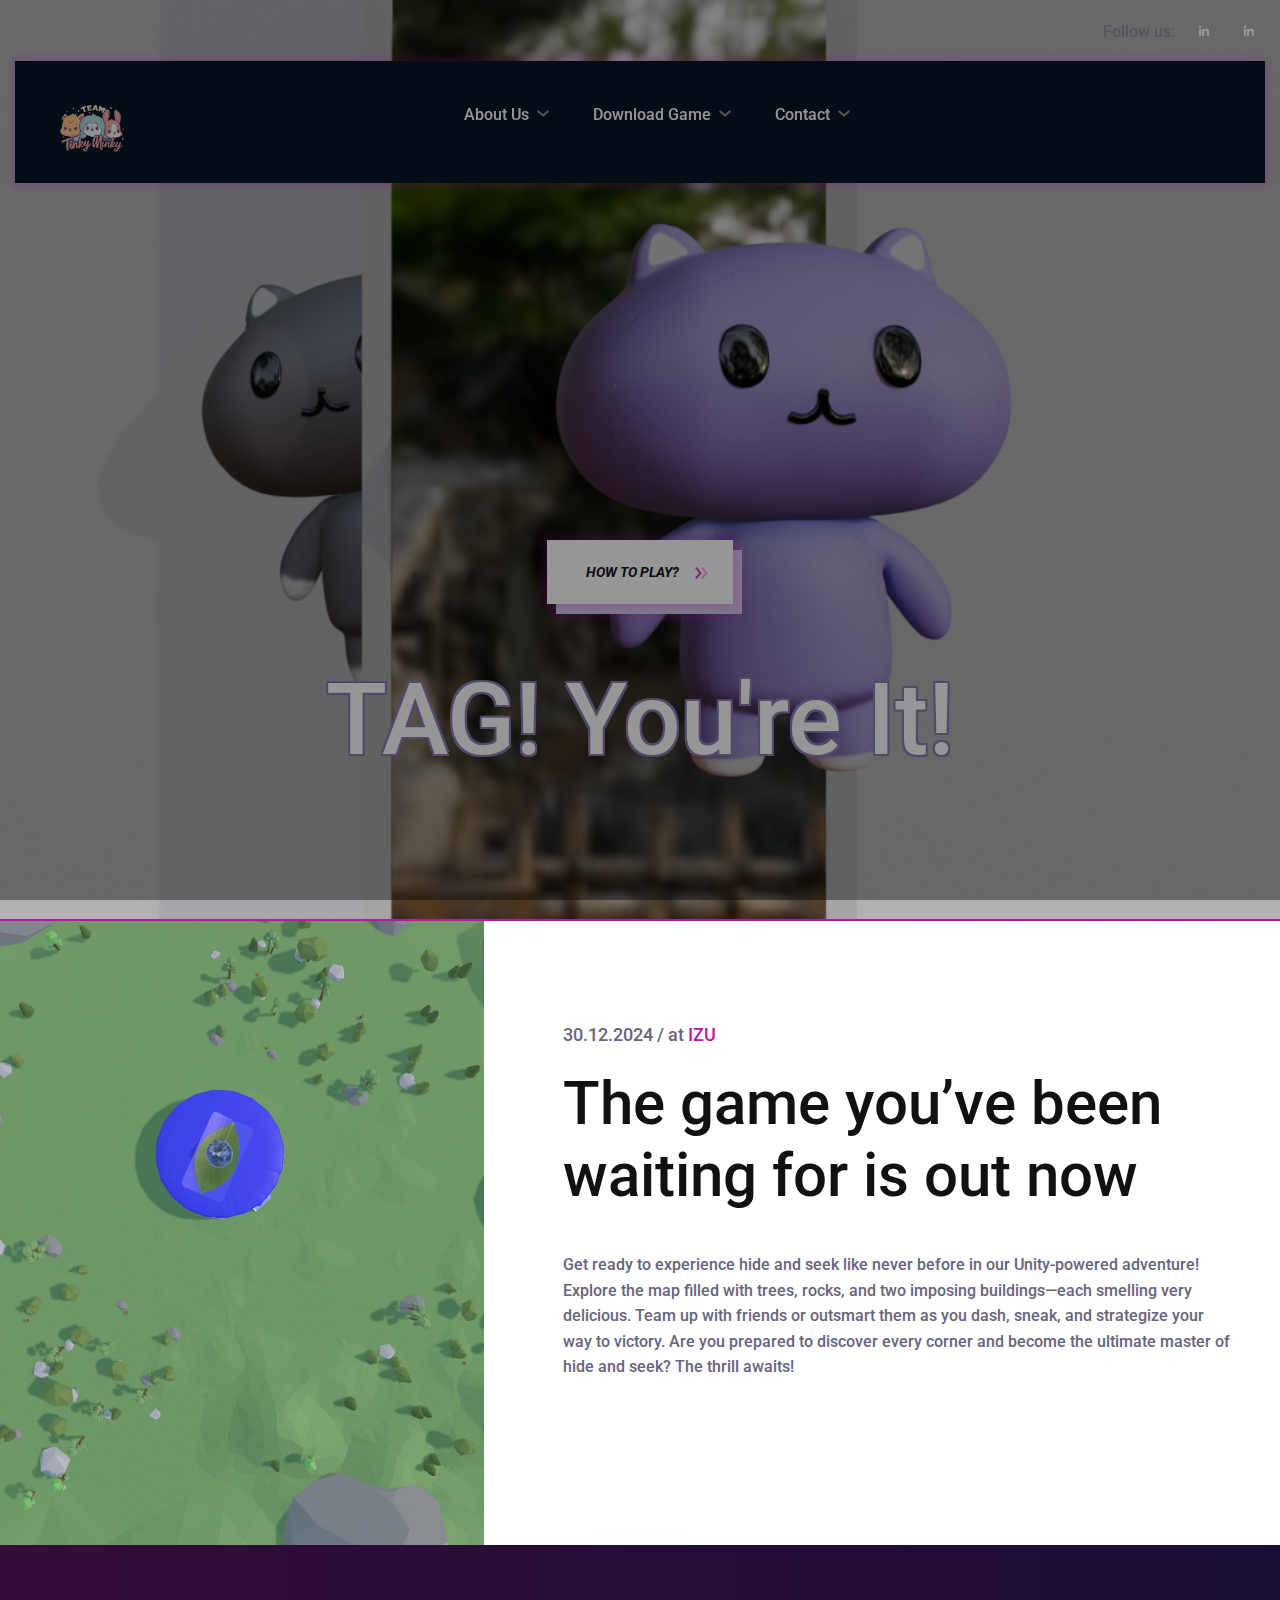
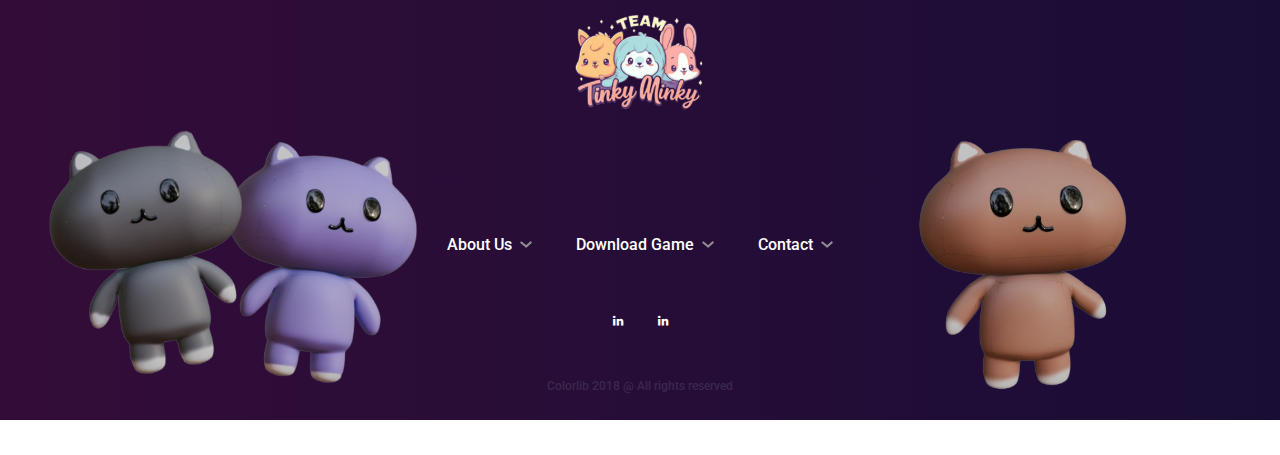
<file: index.html>
<!DOCTYPE html>
<html lang="zxx">
<head>
	<title>Tag You're It! - Home</title>
	<meta charset="UTF-8">
	<meta name="description" content="EndGam Gaming Magazine Template">
	<meta name="keywords" content="endGam,gGaming, magazine, html">
	<meta name="viewport" content="width=device-width, initial-scale=1.0">
	<!-- Favicon -->
	<link href="img/favicon.ico" rel="shortcut icon"/>

	<!-- Google Font -->
	<link href="https://fonts.googleapis.com/css?family=Roboto:400,400i,500,500i,700,700i,900,900i" rel="stylesheet">


	<!-- Stylesheets -->
	<link rel="stylesheet" href="css/bootstrap.min.css"/>
	<link rel="stylesheet" href="css/font-awesome.min.css"/>
	<link rel="stylesheet" href="css/slicknav.min.css"/>
	<link rel="stylesheet" href="css/owl.carousel.min.css"/>
	<link rel="stylesheet" href="css/magnific-popup.css"/>
	<link rel="stylesheet" href="css/animate.css"/>

	<!-- Main Stylesheets -->
	<link rel="stylesheet" href="css/style.css"/>


	<!--[if lt IE 9]>
		  <script src="https://oss.maxcdn.com/html5shiv/3.7.2/html5shiv.min.js"></script>
	  <script src="https://oss.maxcdn.com/respond/1.4.2/respond.min.js"></script>
	<![endif]-->

</head>
<body>
	<!-- Page Preloder -->
	<div id="preloder">
		<div class="loader"></div>
	</div>

	<!-- Header section -->
	<header class="header-section">
		<div class="header-warp">
			<div class="header-social d-flex justify-content-end">
				<p>Follow us:</p>
				<a href="https://linkedin.com/in/seymahacifettahoglu"><i class="fa fa-linkedin"></i></a>
				<a href="https://linkedin.com/in/ayselifcelik"><i class="fa fa-linkedin"></i></a>
			</div>
			<div class="header-bar-warp d-flex">
				<!-- site logo -->
				<a href="index.html" class="site-logo">
					<img src="./img/addS/logo2.png" alt="">
				</a>
				<nav class="top-nav-area w-100">
					<!-- Menu -->
					<ul class="main-menu primary-menu">
						<li><a href="aboutus.html">About Us</a></li>
						<li><a href="">Download Game</a>
							<ul class="sub-menu">
								<li><a href="./downloads/Tag-Youre-It-Win64.zip" download>For Windows</a></li>
								<li><a href="./downloads/Tag-Youre-It-Mac-All.zip" download>For Mac</a></li>
							</ul>
						</li>
						<li><a href="contact.html">Contact</a></li>
					</ul>
				</nav>
			</div>
		</div>
	</header>
	<!-- Header section end -->


	<!-- Hero section -->
	<section class="hero-section overflow-hidden">
		<div class="hero-slider owl-carousel">
			<div class="hero-item set-bg d-flex align-items-center justify-content-center text-center" data-setbg="img/addS/6.png">
				<div class="container">
					<h2>TAG! You're It!</h2>
					
					<a href="playable.html" class="site-btn">How to Play?  <img src="img/icons/double-arrow.png" alt="#"/></a>
				</div>
			</div>
		</div>
	</section>
	<!-- Hero section end-->



	<!-- Featured section -->
	<section class="featured-section">
		<div class="featured-bg set-bg" data-setbg="img/addS/map.jpg"></div>
		<div class="featured-box">
			<div class="text-box">
				<div class="top-meta">30.12.2024  /  at <a href="https://izu.edu.tr/">IZU</a></div>
				<h3>The game you’ve been waiting  for is out now</h3>
				<p>Get ready to experience hide and seek like never before in our Unity-powered adventure! Explore the map filled with trees, rocks, and two imposing buildings—each smelling very delicious. Team up with friends or outsmart them as you dash, sneak, and strategize your way to victory. Are you prepared to discover every corner and become the ultimate master of hide and seek? The thrill awaits!</p>
			</div>
		</div>
	</section>
	<!-- Featured section end-->




	<!-- Footer section -->
	<footer class="footer-section">
		<div class="container">
			<div class="footer-left-pic">
				<img src="img/addS/chars.png" alt="">
			</div>
			<a href="index.html" class="footer-logo">
				<img src="./img/addS/logo2.png" alt="">
			</a>
			<div class="footer-right-pic">
				<img src="img/addS/char2.png" alt="">
			</div>
			<ul class="main-menu footer-menu">
				<li><a href="aboutus.html">About Us</a></li>
				<li><a href="">Download Game</a>
					<ul class="sub-menu">
						<li><a href="./downloads/Tag-Youre-It-Win64.zip" download>For Windows</a></li>
						<li><a href="./downloads/Tag-Youre-It-Mac-All.zip" download>For Mac</a></li>
					</ul>
				</li>
				<li><a href="contact.html">Contact</a></li>
			</ul>
			<div class="footer-social d-flex justify-content-center">
				<a href="https://linkedin.com/in/seymahacifettahoglu"><i class="fa fa-linkedin"></i></a>
				<a href="https://linkedin.com/in/ayselifcelik"><i class="fa fa-linkedin"></i></a>
			</div>
			<div class="copyright"><a href="">Colorlib</a> 2018 @ All rights reserved</div>
		</div>
	</footer>
	<!-- Footer section end -->


	<!--====== Javascripts & Jquery ======-->
	<script src="js/jquery-3.2.1.min.js"></script>
	<script src="js/bootstrap.min.js"></script>
	<script src="js/jquery.slicknav.min.js"></script>
	<script src="js/owl.carousel.min.js"></script>
	<script src="js/jquery.sticky-sidebar.min.js"></script>
	<script src="js/jquery.magnific-popup.min.js"></script>
	<script src="js/main.js"></script>

	</body>
</html>
</file>
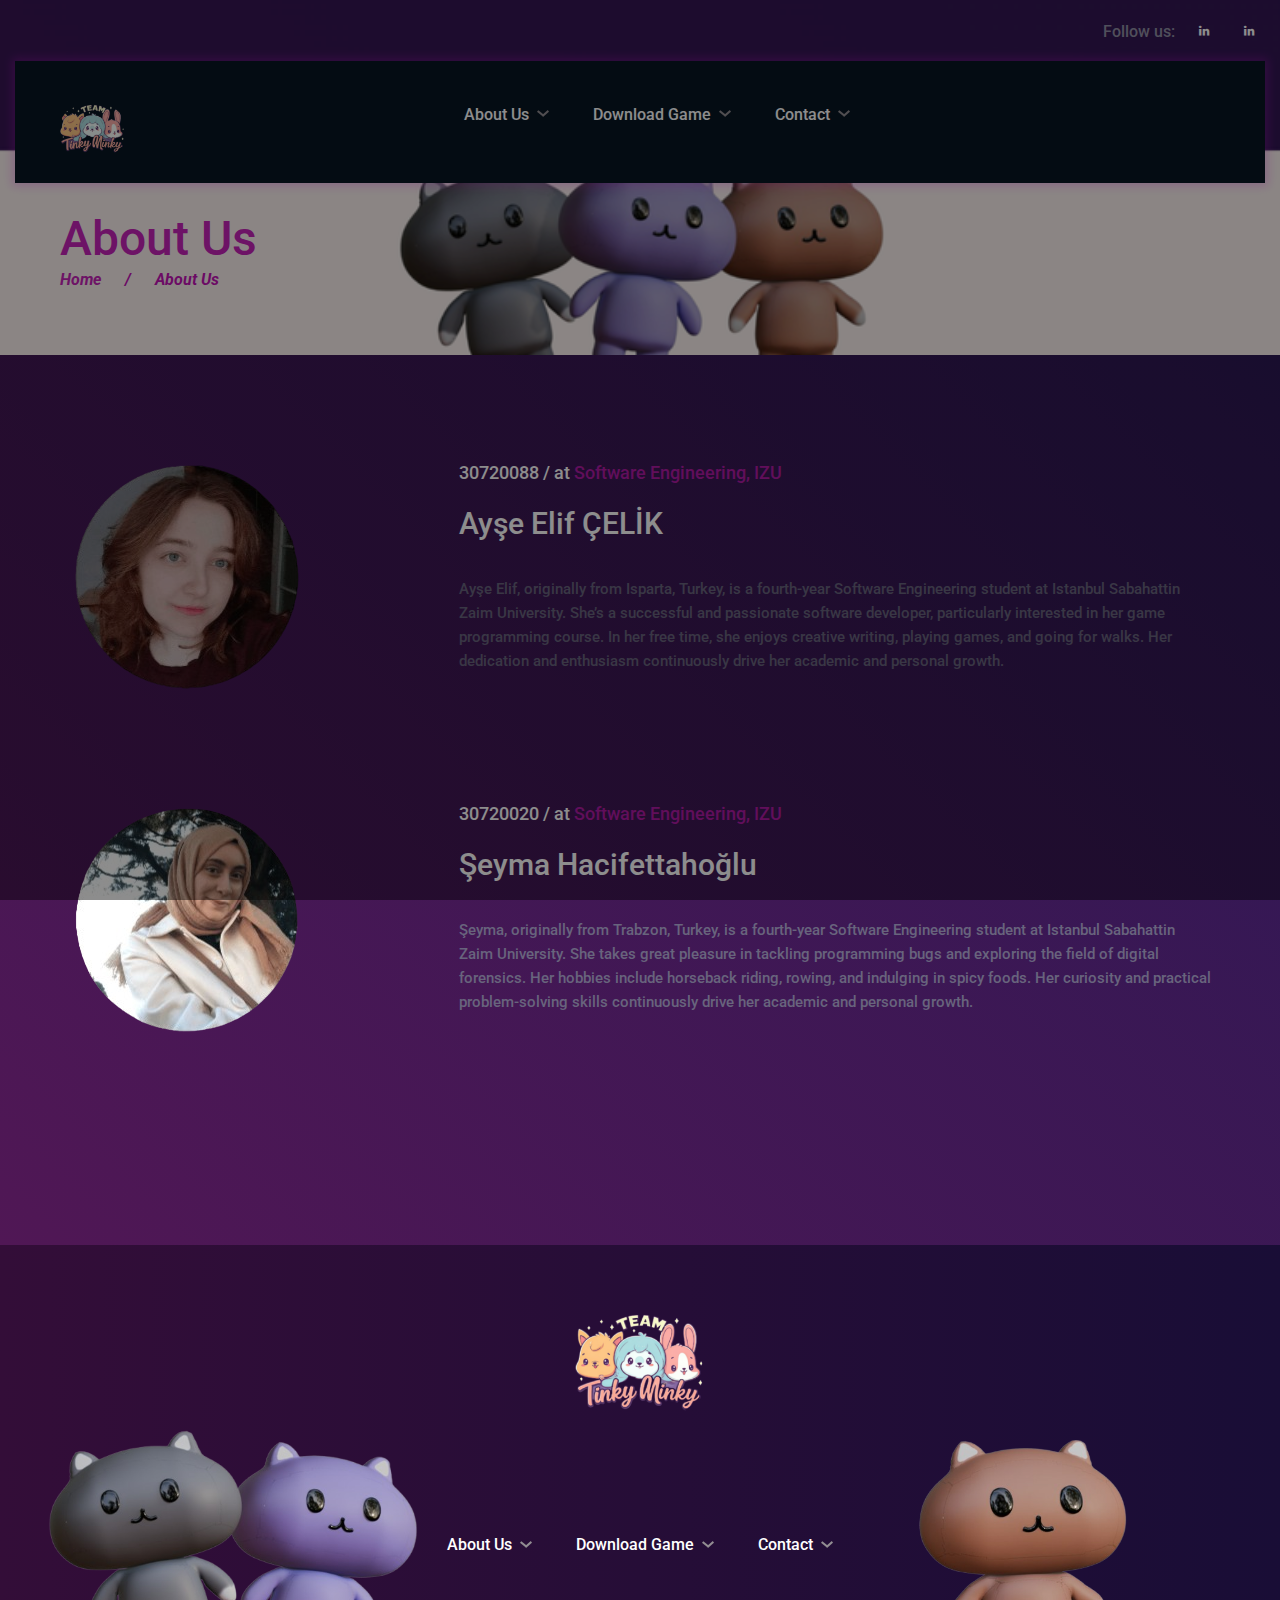
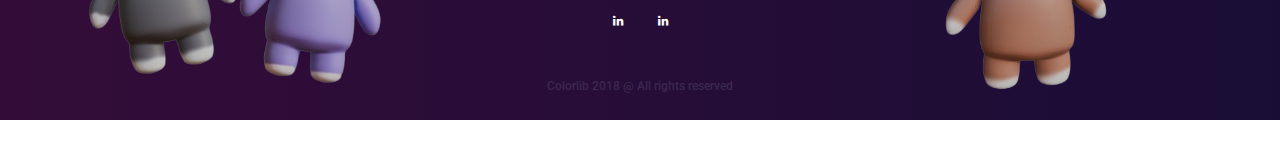
<file: aboutus.html>
<!DOCTYPE html>
<html lang="zxx">
<head>
	<title>Tag You're It! - About Us</title>
	<meta charset="UTF-8">
	<meta name="description" content="EndGam Gaming Magazine Template">
	<meta name="keywords" content="endGam,gGaming, magazine, html">
	<meta name="viewport" content="width=device-width, initial-scale=1.0">
	<!-- Favicon -->
	<link href="img/favicon.ico" rel="shortcut icon"/>

	<!-- Google Font -->
	<link href="https://fonts.googleapis.com/css?family=Roboto:400,400i,500,500i,700,700i,900,900i" rel="stylesheet">


	<!-- Stylesheets -->
	<link rel="stylesheet" href="css/bootstrap.min.css"/>
	<link rel="stylesheet" href="css/font-awesome.min.css"/>
	<link rel="stylesheet" href="css/slicknav.min.css"/>
	<link rel="stylesheet" href="css/owl.carousel.min.css"/>
	<link rel="stylesheet" href="css/magnific-popup.css"/>
	<link rel="stylesheet" href="css/animate.css"/>

	<!-- Main Stylesheets -->
	<link rel="stylesheet" href="css/style.css"/>


	<!--[if lt IE 9]>
		  <script src="https://oss.maxcdn.com/html5shiv/3.7.2/html5shiv.min.js"></script>
	  <script src="https://oss.maxcdn.com/respond/1.4.2/respond.min.js"></script>
	<![endif]-->

</head>
<body>
	<!-- Page Preloder -->
	<div id="preloder">
		<div class="loader"></div>
	</div>

	<!-- Header section -->
	<header class="header-section">
		<div class="header-warp">
			<div class="header-social d-flex justify-content-end">
				<p>Follow us:</p>
				<a href="https://linkedin.com/in/seymahacifettahoglu"><i class="fa fa-linkedin"></i></a>
				<a href="https://linkedin.com/in/ayselifcelik"><i class="fa fa-linkedin"></i></a>
			</div>
			<div class="header-bar-warp d-flex">
				<!-- site logo -->
				<a href="index.html" class="site-logo">
					<img src="./img/addS/logo2.png" alt="">
				</a>
				<nav class="top-nav-area w-100">
					<!-- Menu -->
					<ul class="main-menu primary-menu">
						<li><a href="aboutus.html">About Us</a></li>
						<li><a href="">Download Game</a>
							<ul class="sub-menu">
								<li><a href="./downloads/Tag-Youre-It-Win64.zip" download>For Windows</a></li>
								<li><a href="./downloads/Tag-Youre-It-Mac-All.zip" download>For Mac</a></li>
							</ul>
						</li>
						<li><a href="contact.html">Contact</a></li>
					</ul>
				</nav>
			</div>
		</div>
	</header>
	<!-- Header section end -->


	<!-- Page top section -->
	<section class="page-top-section set-bg contact-page-tops" data-setbg="img/addS/header2.png">
		<div class="page-info">
			<h2>About Us</h2>
			<div class="site-breadcrumb">
				<a href="index.html">Home</a>  <span class="breadcrumb-slash">/</span>
				<span>About Us</span>
			</div>
		</div>
	</section>
	<!-- Page top end-->


	<!-- Review section -->
	<section class="review-section">
		<div class="container">
			<div class="review-item">
				<div class="row">
					<div class="col-lg-4">
						<div class="review-pic">
							<img src="img/addS/ayelcee.png" alt="">
						</div>
					</div>
					<div class="col-lg-8">
						<div class="review-content text-box text-white">
							<div class="top-meta">30720088  /  at <a href="https://izu.edu.tr/akademik/fakulteler/muhendislik-ve-doga-bilimleri-fakultesi/anasayfa">Software Engineering, IZU</a></div>
							<h3>Ayşe Elif ÇELİK</h3>
							<p>Ayşe Elif, originally from Isparta, Turkey, is a fourth-year Software Engineering student at Istanbul Sabahattin Zaim University. She’s a successful and passionate software developer, particularly interested in her game programming course. In her free time, she enjoys creative writing, playing games, and going for walks. Her dedication and enthusiasm continuously drive her academic and personal growth.</p>
						</div>
					</div>
				</div>
			</div>
			<div class="review-item">
				<div class="row">
					<div class="col-lg-4">
						<div class="review-pic">
							<img src="img/addS/seymacik.png" alt="">
						</div>
					</div>
					<div class="col-lg-8">
						<div class="review-content text-box text-white">
							<div class="top-meta">30720020  /  at <a href="https://izu.edu.tr/akademik/fakulteler/muhendislik-ve-doga-bilimleri-fakultesi/anasayfa">Software Engineering, IZU</a></div>
							<h3>Şeyma Hacifettahoğlu</h3>
							<p>Şeyma, originally from Trabzon, Turkey, is a fourth-year Software Engineering student at Istanbul Sabahattin Zaim University. She takes great pleasure in tackling programming bugs and exploring the field of digital forensics. Her hobbies include horseback riding, rowing, and indulging in spicy foods. Her curiosity and practical problem-solving skills continuously drive her academic and personal growth.</p>
						</div>
					</div>
				</div>
			</div>
		</div>
	</section>
	<!-- Review section end-->


	<!-- Footer section -->
	<footer class="footer-section">
		<div class="container">
			<div class="footer-left-pic">
				<img src="img/addS/chars.png" alt="">
			</div>
			<a href="index.html" class="footer-logo">
				<img src="./img/addS/logo2.png" alt="">
			</a>
			<div class="footer-right-pic">
				<img src="img/addS/char2.png" alt="">
			</div>
			<ul class="main-menu footer-menu">
				<li><a href="aboutus.html">About Us</a></li>
				<li><a href="">Download Game</a>
					<ul class="sub-menu">
						<li><a href="./downloads/Tag-Youre-It-Win64.zip" download>For Windows</a></li>
						<li><a href="./downloads/Tag-Youre-It-Mac-All.zip" download>For Mac</a></li>
					</ul>
				</li>
				<li><a href="contact.html">Contact</a></li>
			</ul>
			<div class="footer-social d-flex justify-content-center">
				<a href="https://linkedin.com/in/seymahacifettahoglu"><i class="fa fa-linkedin"></i></a>
				<a href="https://linkedin.com/in/ayselifcelik"><i class="fa fa-linkedin"></i></a>
			</div>
			<div class="copyright"><a href="">Colorlib</a> 2018 @ All rights reserved</div>
		</div>
	</footer>
	<!-- Footer section end -->


	<!--====== Javascripts & Jquery ======-->
	<script src="js/jquery-3.2.1.min.js"></script>
	<script src="js/bootstrap.min.js"></script>
	<script src="js/jquery.slicknav.min.js"></script>
	<script src="js/owl.carousel.min.js"></script>
	<script src="js/jquery.sticky-sidebar.min.js"></script>
	<script src="js/jquery.magnific-popup.min.js"></script>
	<script src="js/main.js"></script>

	</body>
</html>
</file>
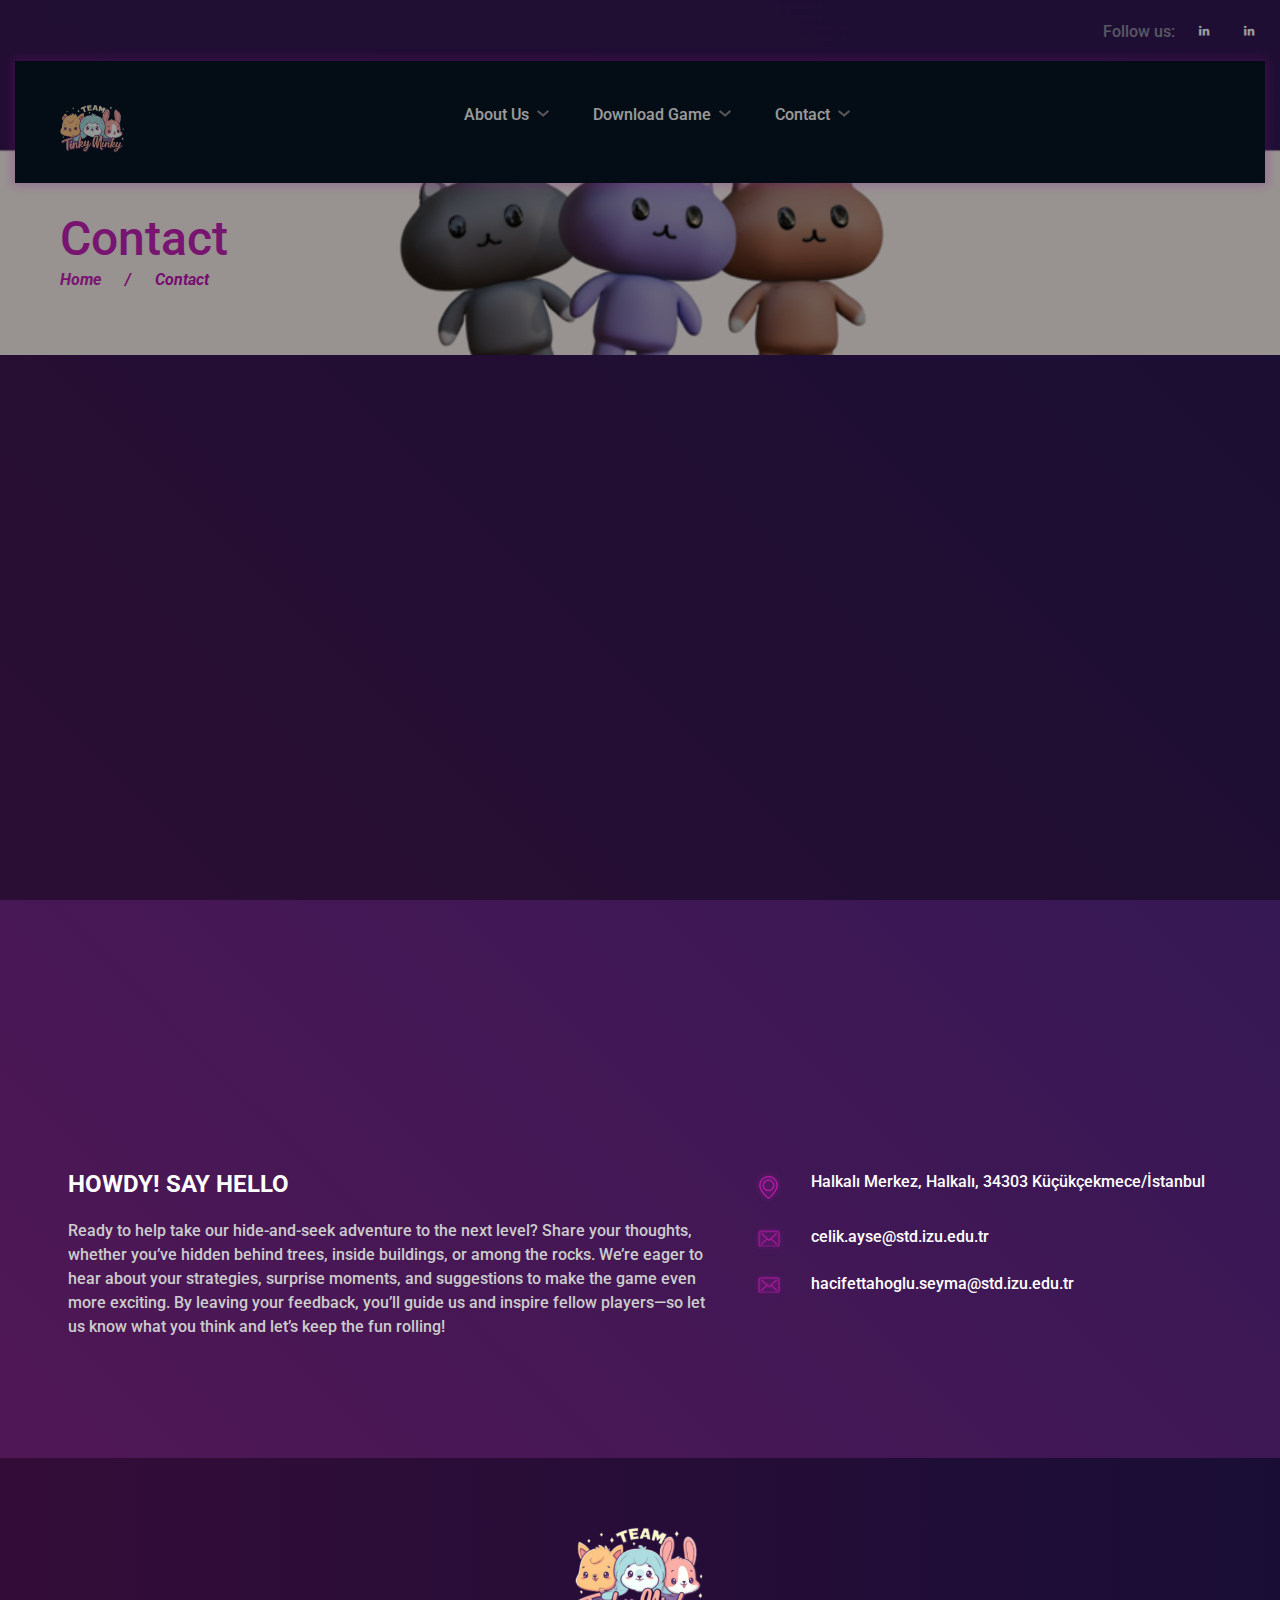
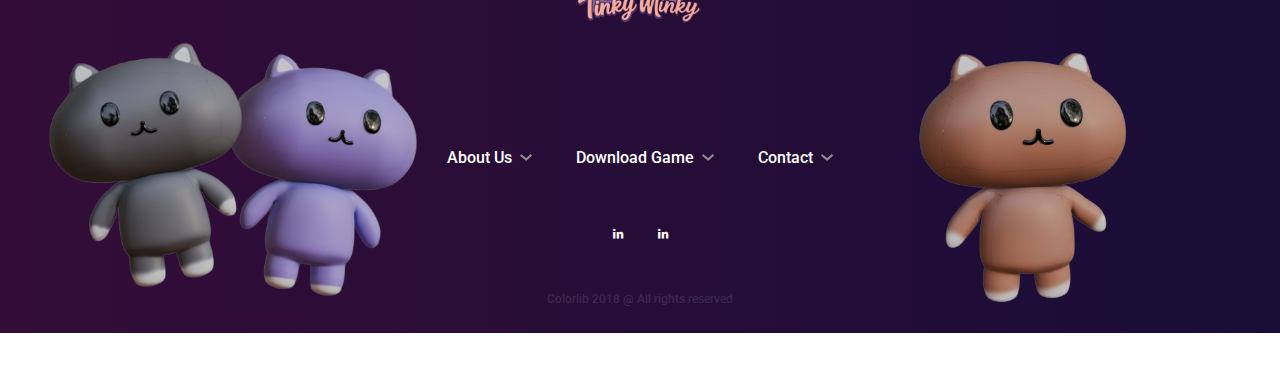
<file: contact.html>
<!DOCTYPE html>
<html lang="zxx">
<head>
	<title>Tag You're It! - Contact Us</title>
	<meta charset="UTF-8">
	<meta name="description" content="EndGam Gaming Magazine Template">
	<meta name="keywords" content="endGam,gGaming, magazine, html">
	<meta name="viewport" content="width=device-width, initial-scale=1.0">
	<!-- Favicon -->
	<link href="img/favicon.ico" rel="shortcut icon"/>

	<!-- Google Font -->
	<link href="https://fonts.googleapis.com/css?family=Roboto:400,400i,500,500i,700,700i,900,900i" rel="stylesheet">


	<!-- Stylesheets -->
	<link rel="stylesheet" href="css/bootstrap.min.css"/>
	<link rel="stylesheet" href="css/font-awesome.min.css"/>
	<link rel="stylesheet" href="css/slicknav.min.css"/>
	<link rel="stylesheet" href="css/owl.carousel.min.css"/>
	<link rel="stylesheet" href="css/magnific-popup.css"/>
	<link rel="stylesheet" href="css/animate.css"/>

	<!-- Main Stylesheets -->
	<link rel="stylesheet" href="css/style.css"/>


	<!--[if lt IE 9]>
		  <script src="https://oss.maxcdn.com/html5shiv/3.7.2/html5shiv.min.js"></script>
	  <script src="https://oss.maxcdn.com/respond/1.4.2/respond.min.js"></script>
	<![endif]-->

</head>
<body>
	<!-- Page Preloder -->
	<div id="preloder">
		<div class="loader"></div>
	</div>

	<!-- Header section -->
	<header class="header-section">
		<div class="header-warp">
			<div class="header-social d-flex justify-content-end">
				<p>Follow us:</p>
				<a href="https://linkedin.com/in/seymahacifettahoglu"><i class="fa fa-linkedin"></i></a>
				<a href="https://linkedin.com/in/ayselifcelik"><i class="fa fa-linkedin"></i></a>
			</div>
			<div class="header-bar-warp d-flex">
				<!-- site logo -->
				<a href="index.html" class="site-logo">
					<img src="./img/addS/logo2.png" alt="">
				</a>
				<nav class="top-nav-area w-100">
					<!-- Menu -->
					<ul class="main-menu primary-menu">
						<li><a href="aboutus.html">About Us</a></li>
						<li><a href="">Download Game</a>
							<ul class="sub-menu">
								<li><a href="./downloads/Tag-Youre-It-Win64.zip" download>For Windows</a></li>
								<li><a href="./downloads/Tag-Youre-It-Mac-All.zip" download>For Mac</a></li>
							</ul>
						</li>
						<li><a href="contact.html">Contact</a></li>
					</ul>
				</nav>
			</div>
		</div>
	</header>
	<!-- Header section end -->


	<!-- Page top section -->
	<section class="page-top-section set-bg contact-page-tops" data-setbg="img/addS/header2.png">
		<div class="page-info">
			<h2>Contact</h2>
			<div class="site-breadcrumb">
				<a href="index.html">Home</a>  <span class="breadcrumb-slash">/</span>
				<span>Contact</span>
			</div>
		</div>
	</section>
	<!-- Page top end-->


	<!-- Contact page -->
	<section class="contact-page">
		<div class="container">
			<div class="map"><iframe src="https://www.google.com/maps/embed?pb=!1m18!1m12!1m3!1d10123.40346587107!2d28.79185844065766!3d41.03169076328364!2m3!1f0!2f0!3f0!3m2!1i1024!2i768!4f13.1!3m3!1m2!1s0x14caa438a39f52db%3A0xa4eb20ddc406fa96!2s%C4%B0stanbul%20Sabahattin%20Zaim%20%C3%9Cniversitesi!5e0!3m2!1str!2str!4v1735480848665!5m2!1str!2str" width="800" height="600" style="border:0;" allowfullscreen="" loading="lazy" referrerpolicy="no-referrer-when-downgrade"></iframe></div>
			<div class="row">
				<div class="col-lg-7 order-2 order-lg-1">
					<h3>Howdy! Say hello</h3>
					<p>Ready to help take our hide-and-seek adventure to the next level? Share your thoughts, whether you’ve hidden behind trees, inside buildings, or among the rocks. We’re eager to hear about your strategies, surprise moments, and suggestions to make the game even more exciting. By leaving your feedback, you’ll guide us and inspire fellow players—so let us know what you think and let’s keep the fun rolling!</p>
				</div>
				<div class="col-lg-5 order-1 order-lg-2 contact-text text-white">
					
					<div class="cont-info">
						<div class="ci-icon"><img src="img/icons/location.png" alt=""></div>
						<div class="ci-text">Halkalı Merkez, Halkalı, 34303 Küçükçekmece/İstanbul</div>
					</div>
					<div class="cont-info">
  						<div class="ci-icon"><img src="img/icons/mail.png" alt=""></div>
  						<div class="ci-text">
    						<a href="mailto:celik.ayse@std.izu.edu.tr?subject=Tag%20You%27re%20It">
    							celik.ayse@std.izu.edu.tr
    						</a>
    					</div>
    				</div>
					<div class="cont-info">
					  <div class="ci-icon"><img src="img/icons/mail.png" alt=""></div>
					  <div class="ci-text">
					    <a href="mailto:hacifettahoglu.seyma@std.izu.edu.tr?subject=Tag%20You%27re%20It">
					      hacifettahoglu.seyma@std.izu.edu.tr
					    </a>
					  </div>
					</div>
				</div>
			</div>
		</div>
	</section>
	<!-- Contact page end-->




	<!-- Footer section -->
	<footer class="footer-section">
		<div class="container">
			<div class="footer-left-pic">
				<img src="img/addS/chars.png" alt="">
			</div>
			<a href="index.html" class="footer-logo">
				<img src="./img/addS/logo2.png" alt="">
			</a>
			<div class="footer-right-pic">
				<img src="img/addS/char2.png" alt="">
			</div>
			<ul class="main-menu footer-menu">
				<li><a href="aboutus.html">About Us</a></li>
				<li><a href="">Download Game</a>
					<ul class="sub-menu">
						<li><a href="./downloads/Tag-Youre-It-Win64.zip" download>For Windows</a></li>
						<li><a href="./downloads/Tag-Youre-It-Mac-All.zip" download>For Mac</a></li>
					</ul>
				</li>
				<li><a href="contact.html">Contact</a></li>
			</ul>
			<div class="footer-social d-flex justify-content-center">
				<a href="https://linkedin.com/in/seymahacifettahoglu"><i class="fa fa-linkedin"></i></a>
				<a href="https://linkedin.com/in/ayselifcelik"><i class="fa fa-linkedin"></i></a>
			</div>
			<div class="copyright"><a href="">Colorlib</a> 2018 @ All rights reserved</div>
		</div>
	</footer>
	<!-- Footer section end -->



	<!--====== Javascripts & Jquery ======-->
	<script src="js/jquery-3.2.1.min.js"></script>
	<script src="js/bootstrap.min.js"></script>
	<script src="js/jquery.slicknav.min.js"></script>
	<script src="js/owl.carousel.min.js"></script>
	<script src="js/jquery.sticky-sidebar.min.js"></script>
	<script src="js/jquery.magnific-popup.min.js"></script>
	<script src="js/main.js"></script>

	</body>
</html>
</file>
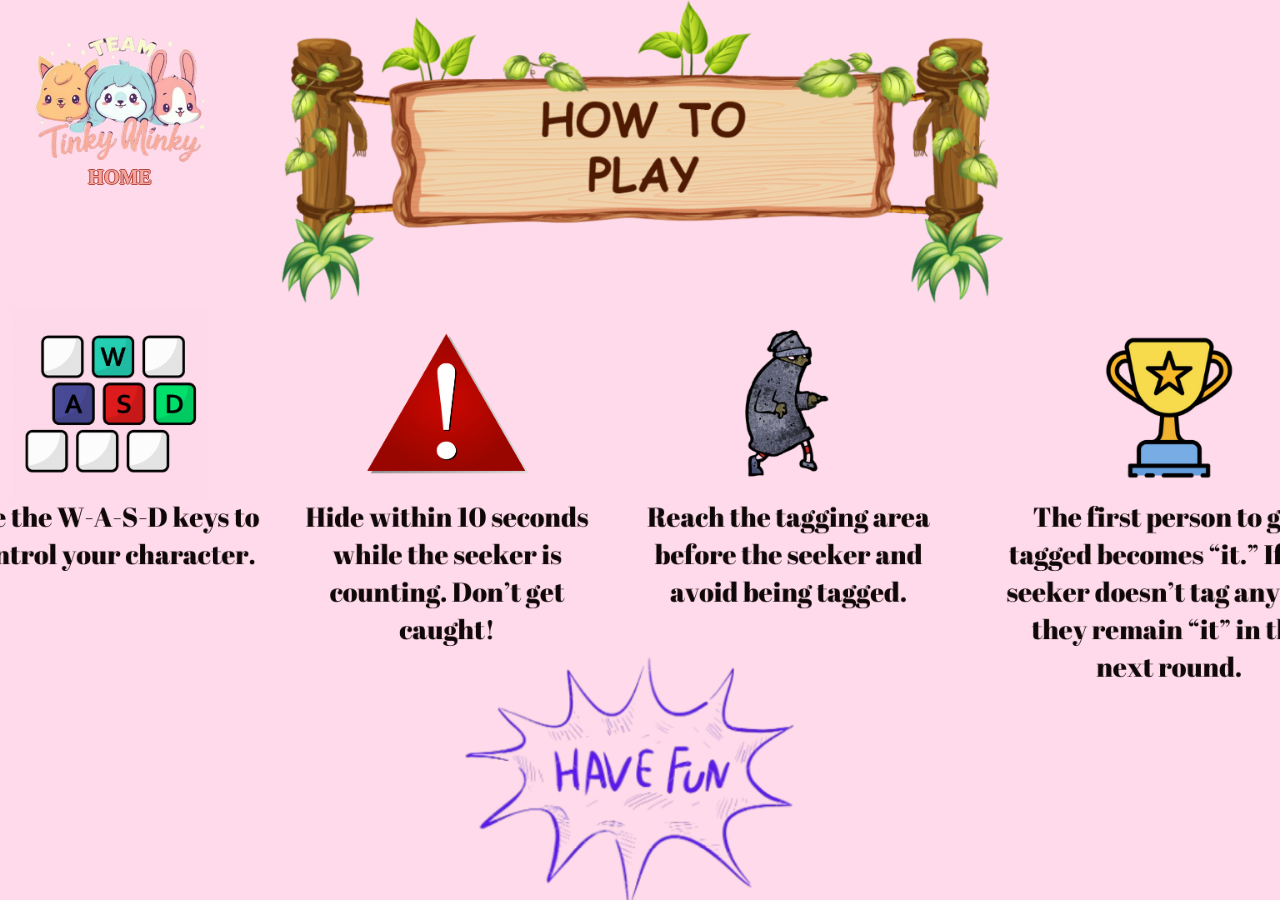
<file: playable.html>
<!DOCTYPE html>
<html lang="tr">
<head>
  <meta charset="UTF-8">
  <title>Tag You're It! - How To Play?</title>
  <style>
    /* Tüm elementlerin varsayılan boşluklarını sıfırla */
    * {
      margin: 0;
      padding: 0;
      box-sizing: border-box;
    }

    /* Sayfanın tamamını kaplayan arka plan resmi */
    .bg-image {
      position: fixed; 
      top: 0; 
      left: 0;
      width: 100%; 
      height: 100%;
      background: url("img/addS/howToPlay.png") no-repeat center center;
      background-size: cover;
      z-index: -1; /* Arka planda kalmasını sağlar */
    }

    /* Logo + HOME kapsayıcısı */
    .logo-container {
      position: absolute; 
      top: 20px; 
      left: 20px;
      text-align: center; /* İçindeki öğeleri ortalar (özellikle HOME yazısını) */
    }

    /* Link (logo + HOME) için temel düzen */
    .logo-container a {
      display: block;
      text-decoration: none;  /* Alt çizgiyi kaldır */
      color: #fff;            /* Varsayılan yazı rengi */
    }

    /* Logo resmi */
    .logo-container img {
      display: block; 
      margin: 0 auto;   /* Logoyu yatayda ortalar */
      width: 200px;     /* Logonun genişliğini ayarla */
      height: auto;     
    }

    /* HOME yazısı */
    .home-text {
      display: block;        
      margin-top: 0px;       /* Logo ile HOME arasında boşluk */
      font-size: 20px;       
      color: #f2a69f;        /* HOME yazısı rengi (örnek: sarı) */
      font-weight: bold;     
      text-align: center;
      /* “Stroke” efekti için text-shadow (her tarafta çalışır) */
      text-shadow:
 	  1px 0 0 #b74a40,
      -1px 0 0 #b74a40,
 	  0 1px 0 #b74a40,
 	  0 -1px 0 #b74a40;
    }
  </style>
</head>
<body>
  <!-- Arka plan resmi -->
  <div class="bg-image"></div>

  <!-- Sol üstte logo + HOME -->
  <div class="logo-container">
    <a href="index.html">
      <img src="img/addS/logom.png" alt="Logo">
      <span class="home-text">HOME</span>
    </a>
  </div>
</body>
</html>
</file>
<file: css/style.css>
/* =================================
------------------------------------
  EndGam - Gaming Magazine Template
  Version: 1.0
 ------------------------------------
 ====================================*/



/*----------------------------------------*/
/* Template default CSS
/*----------------------------------------*/

html,
body {
	height: 100%;
	font-family: 'Roboto', sans-serif;
	-webkit-font-smoothing: antialiased;
	font-smoothing: antialiased;
}

h1,
h2,
h3,
h4,
h5,
h6 {
	margin: 0;
	color: #111111;
	font-weight: 500;
}

h1 {
	font-size: 70px;
}

h2 {
	font-size: 36px;
}

h3 {
	font-size: 30px;
}

h4 {
	font-size: 24px;
}

h5 {
	font-size: 18px;
}

h6 {
	font-size: 16px;
}

p {
	font-size: 15px;
	color: #585858;
	line-height: 1.6;
	font-weight: 500;
}

img {
	max-width: 100%;
}

input:focus,
select:focus,
button:focus,
textarea:focus {
	outline: none;
}

a:hover,
a:focus {
	text-decoration: none;
	outline: none;
}

ul,
ol {
	padding: 0;
	margin: 0;
}

::-webkit-input-placeholder {
	color: #fff;
	font-style: italic;
	text-transform: uppercase;
}

:-ms-input-placeholder {
	color: #fff;
	font-style: italic;
	text-transform: uppercase;
}

::-ms-input-placeholder {
	color: #fff;
	font-style: italic;
	text-transform: uppercase;
}

::placeholder {
	color: #fff;
	font-style: italic;
	text-transform: uppercase;
}

/*---------------------
  Helper CSS
-----------------------*/

.section-title h2 {
	font-size: 30px;
	text-transform: uppercase;
	font-weight: 700;
	font-style: italic;
}

.set-bg {
	background-repeat: no-repeat;
	background-size: cover;
	background-position: top center;
}

.spad {
	padding-top: 105px;
	padding-bottom: 105px;
}

.text-white h1,
.text-white h2,
.text-white h3,
.text-white h4,
.text-white h5,
.text-white h6,
.text-white p,
.text-white span,
.text-white li,
.text-white a {
	color: #fff;
}

/*---------------------
  Commom elements
-----------------------*/

/* buttons */

.site-btn {
	display: inline-block;
	border: none;
	font-size: 14px;
	font-weight: 700;
	font-style: italic;
	min-width: 186px;
	padding: 24px 30px;
	border-radius: 0;
	text-transform: uppercase;
	color: #081624;
	line-height: normal;
	cursor: pointer;
	text-align: center;
	background: #fff;
	position: relative;
	z-index: 1;
}

.site-btn img {
	position: relative;
	left: 13px;
	width: auto !important;
	display: inline-block !important;
}

.site-btn:after,
.site-btn:before {
	position: absolute;
	content: "";
	width: 100%;
	height: 100%;
	left: 9px;
	top: 10px;
	background: #d7ccec;
	z-index: -2;
	-webkit-box-shadow: 0 0 9px 3px rgba(226, 30, 228, 0.24);
	box-shadow: 0 0 9px 3px rgba(226, 30, 228, 0.24);
}

.site-btn:before {
	left: 0;
	top: 0;
	background: #fff;
	z-index: -1;
}

.site-btn:hover {
	color: #081624;
}

/* Preloder */

#preloder {
	position: fixed;
	width: 100%;
	height: 100%;
	top: 0;
	left: 0;
	z-index: 999999;
	background: #000;
}

.loader {
	width: 40px;
	height: 40px;
	position: absolute;
	top: 50%;
	left: 50%;
	margin-top: -13px;
	margin-left: -13px;
	border-radius: 60px;
	animation: loader 0.8s linear infinite;
	-webkit-animation: loader 0.8s linear infinite;
}

@keyframes loader {
	0% {
		-webkit-transform: rotate(0deg);
		transform: rotate(0deg);
		border: 4px solid #f44336;
		border-left-color: transparent;
	}
	50% {
		-webkit-transform: rotate(180deg);
		transform: rotate(180deg);
		border: 4px solid #673ab7;
		border-left-color: transparent;
	}
	100% {
		-webkit-transform: rotate(360deg);
		transform: rotate(360deg);
		border: 4px solid #f44336;
		border-left-color: transparent;
	}
}

@-webkit-keyframes loader {
	0% {
		-webkit-transform: rotate(0deg);
		border: 4px solid #f44336;
		border-left-color: transparent;
	}
	50% {
		-webkit-transform: rotate(180deg);
		border: 4px solid #673ab7;
		border-left-color: transparent;
	}
	100% {
		-webkit-transform: rotate(360deg);
		border: 4px solid #f44336;
		border-left-color: transparent;
	}
}

/*------------------
  Header section
---------------------*/

.header-section {
	position: absolute;
	width: 100%;
	left: 0;
	top: 0;
	z-index: 99;
	padding: 15px 15px 0;
}

.header-warp {
	max-width: 1496px;
	margin: 0 auto;
}

.header-social p,
.footer-social p,
.geme-social-share p {
	display: inline-block;
	color: #9190a5;
	font-size: 16px;
	padding-top: 4px;
}

.header-social a,
.footer-social a,
.geme-social-share a {
	display: -ms-inline-flex;
	display: -webkit-inline-box;
	display: -ms-inline-flexbox;
	display: inline-flex;
	width: 32px;
	height: 32px;
	-webkit-box-align: center;
	-ms-flex-align: center;
	align-items: center;
	-webkit-box-pack: center;
	-ms-flex-pack: center;
	justify-content: center;
	border-radius: 50%;
	color: #fff;
	font-size: 12px;
	margin-left: 13px;
	-webkit-transition: all 0.3s;
	-o-transition: all 0.3s;
	transition: all 0.3s;
}

.header-social a:hover,
.footer-social a:hover,
.geme-social-share a:hover {
	background: #b01ba5;
}

.header-bar-warp {
	background: #081624;
	padding: 39px 40px 0;
	-webkit-box-shadow: 0 0 9px 3px rgba(226, 30, 228, 0.24);
	box-shadow: 0 0 9px 3px rgba(226, 30, 228, 0.24);
}


.contact-page-tops .page-info h2,
.contact-page-tops .page-info .site-breadcrumb a {
  color: #c623b8; 
}

.site-logo {
	float: left;
}

.footer-logo img {
  width: 150px;   /* İstediğin genişlik */
  height: auto;   /* Oranını korusun */
  /* İstersen max-width de kullanabilirsin: max-width: 150px; */
}

/* Footer sol görseli (footer-left-pic) için */
.footer-left-pic img {
  width: 400px;   /* İstediğin genişlik */
  height: auto;
}
.footer-right-pic img {
  width: 300px;   /* İstediğin genişlik */
  height: auto;
}
.user-panel {
	float: right;
	font-size: 16px;
	font-weight: 500;
	color: #fff;
	padding-top: 3px;
}

.user-panel a {
	color: #fff;
}

.user-panel a:hover {
	color: #b01ba5;
}

.main-menu {
	list-style: none;
	text-align: center;
	padding-top: 3px;
}

.main-menu li {
	display: inline-block;
	position: relative;
}

.main-menu li a {
	display: block;
	font-size: 16px;
	font-weight: 500;
	color: #fff;
	margin-right: 40px;
	padding-bottom: 28px;
	position: relative;
	padding-right: 20px;
}

.main-menu li a:after {
	position: absolute;
	content: "";
	width: 20px;
	height: 20px;
	right: 0;
	top: 1px;
	background-image: url("../img/icons/arrow-down.png");
	background-repeat: no-repeat;
	background-position: right center;
}

.main-menu li a i {
	color: #928d92;
	margin-left: 5px;
}

.main-menu li a:hover {
	color: #b01ba5;
}

.main-menu li a:hover:after {
	background-image: url("../img/icons/arrow-down-color.png");
}

.main-menu li a:hover i {
	color: #b01ba5;
}

.main-menu li:hover .sub-menu {
	visibility: visible;
	opacity: 1;
	margin-top: 0;
}

.main-menu li:hover>a {
	color: #b01ba5;
}

.main-menu li:hover>a:after {
	background-image: url("../img/icons/arrow-down-color.png");
}

.main-menu li .sub-menu {
	position: absolute;
	list-style: none;
	text-align: left;
	width: 220px;
	left: 0;
	top: 100%;
	padding: 20px 0;
	visibility: hidden;
	opacity: 0;
	margin-top: 50px;
	background: #fff;
	z-index: 99;
	-webkit-transition: all 0.4s;
	-o-transition: all 0.4s;
	transition: all 0.4s;
	-webkit-box-shadow: 2px 7px 20px rgba(0, 0, 0, 0.4);
	box-shadow: 2px 7px 20px rgba(0, 0, 0, 0.4);
}

.main-menu li .sub-menu li {
	display: block;
}

.main-menu li .sub-menu li a {
	display: block;
	color: #000;
	margin-right: 0;
	padding: 8px 30px;
}

.main-menu li .sub-menu li a:after {
	display: none;
}

.main-menu li .sub-menu li a:hover {
	color: #b01ba5;
}

.slicknav_menu {
	display: none;
}

/*------------------
  Hero section
---------------------*/

.hero-slider .owl-dots {
	display: -ms-flex;
	display: -webkit-box;
	display: -ms-flexbox;
	display: flex;
	z-index: 2;
	left: calc(50% - 740px);
	bottom: 38px;
	position: relative;
	width: 1496px;
	position: absolute;
}

.hero-slider .owl-dots .owl-dot {
	width: 44px;
	height: 44px;
	border-radius: 50%;
	font-size: 16px;
	font-weight: 500;
	border: 2px solid transparent;
	color: #fff;
	display: -ms-inline-flex;
	display: -webkit-inline-box;
	display: -ms-inline-flexbox;
	display: inline-flex;
	-webkit-box-align: center;
	-ms-flex-align: center;
	align-items: center;
	-webkit-box-pack: center;
	-ms-flex-pack: center;
	justify-content: center;
}

.hero-slider .owl-dots .owl-dot.active {
	color: #b01ba5;
	border: 2px solid #b01ba5;
}

.hero-slider .owl-nav {
	margin-top: -24px;
	display: block;
}

.hero-slider .owl-nav .owl-next {
	position: absolute;
	top: 50%;
	right: 100px;
}

.contact-page h3 {
  color: #fff;          /* Örnek olarak beyaz renk */
  font-size: 24px;      /* Başlığın büyüklüğü */
  font-weight: 700;     /* Kalınlık */
  margin-bottom: 20px;  /* Alt boşluk */
  text-transform: uppercase; /* Büyük harf istersen */
}

/* contact-page içerisindeki tüm p etiketleri */
.contact-page p {
  color: #ccc;          /* Daha açık gri bir renk örneği */
  font-size: 16px;      /* Yazı boyutu */
  line-height: 1.5;     /* Satırlar arası boşluk */
  margin-bottom: 15px;  /* Alt boşluk */
}

.site-logo img {
  width: 80px;       /* İstediğin genişlik değeri */
  height: auto;       /* Oranını korusun */
  object-fit: cover;/* Resim orantılı kırpılsın */
  border-radius: 50%;
}

.hero-item {
	height: 921px;
	padding-top: 125px;
	border-bottom: 2px solid #b01ba5;
}

.hero-item h2 {
	font-size: 100px;
	color: #fff;
	font-weight: 500;
	line-height: 1;
	position: relative;
	top: 230px;
	opacity: 1;
}


.hero-item p {
	font-size: 24px;
	color: rgba(255, 255, 255, 0.4);
	font-weight: 500;
	opacity: 0.39;
	margin-bottom: 70px;
	position: relative;
	top: 80px;
	opacity: 0;
}

.hero-item h2 {
  color: #fff;
  text-shadow:
    2px 2px 0 #8c7cb4,  /* sağa */
    2px -2px 0 #8c7cb4, /* sola */
    -2px 2px 0 #8c7cb4,  /* aşağı */
    -2px -2px 0 #8c7cb4; /* yukarı */
}

.hero-item .site-btn {
	position: relative;
	top: 100px;
	opacity: 0;
}

.hero-slider .owl-item.active .hero-item p,
.hero-slider .owl-item.active .hero-item .site-btn {
	top: 0;
	opacity: 1;
}

.hero-slider .owl-item.active .hero-item h2 {
	-webkit-transition: all 0.5s ease 0.4s;
	-o-transition: all 0.5s ease 0.4s;
	transition: all 0.5s ease 0.4s;
}

.hero-slider .owl-item.active .hero-item p {
	-webkit-transition: all 0.5s ease 0.6s;
	-o-transition: all 0.5s ease 0.6s;
	transition: all 0.5s ease 0.6s;
}

.hero-slider .owl-item.active .hero-item .site-btn {
	-webkit-transition: all 0.5s ease 0.8s;
	-webkit-transition: all 0.5s ease 0.8s;
	-o-transition: all 0.5s ease 0.8s;
	transition: all 0.5s ease 0.8s;
}

.hero-slider .owl-item.active .hero-item .offer-card {
	opacity: 1;
	-webkit-transform: rotate(0deg);
	-ms-transform: rotate(0deg);
	transform: rotate(0deg);
	-webkit-transition: all 0.5s ease 1s;
	-webkit-transition: all 0.5s ease 1s;
	-o-transition: all 0.5s ease 1s;
	transition: all 0.5s ease 1s;
}

/* ----------------
  Intro section
---------------------*/

.intro-section {
	background: #0c062e;
	padding: 115px 0;
}

.text-box .top-meta {
	font-size: 18px;
	font-weight: 500;
	margin-bottom: 20px;
}

.text-box .top-meta a {
	color: #b01ba5;
}

.text-box h3 {
	margin-bottom: 40px;
	max-width: 370px;
}

.text-box p {
	font-size: 15px;
	font-weight: 500;
	color: #68647d;
	margin-bottom: 35px;
}

.text-box .read-more {
	font-size: 15px;
	text-transform: uppercase;
	font-weight: 700;
	font-style: italic;
	color: #fff;
}

.text-box .read-more img {
	margin-left: 13px;
}

/* ----------------
 Blog Section
---------------------*/

.blog-section {
	/* Permalink - use to edit and share this gradient: http://colorzilla.com/gradient-editor/#501755+0,2d1854+100 */
	background: #501755;
	/* Old browsers */
	/* FF3.6-15 */
	background: -webkit-linear-gradient(45deg, #501755 0%, #2d1854 100%);
	/* Chrome10-25,Safari5.1-6 */
	background: -o-linear-gradient(45deg, #501755 0%, #2d1854 100%);
	background: linear-gradient(45deg, #501755 0%, #2d1854 100%);
	/* W3C, IE10+, FF16+, Chrome26+, Opera12+, Safari7+ */
	filter: progid:DXImageTransform.Microsoft.gradient( startColorstr='#501755', endColorstr='#2d1854', GradientType=1);
	/* IE6-9 fallback on horizontal gradient */
}

.blog-section .section-title {
	margin-bottom: 25px;
}

.blog-filter {
	list-style: none;
	display: block;
}

.blog-filter li {
	display: inline-block;
}

.blog-filter li a {
	display: block;
	color: #fff;
	padding: 16px 36px;
	font-size: 16px;
	font-weight: 700;
	background: #6f2b95;
	line-height: 1.1;
	margin-right: 7px;
	-webkit-transition: all 0.3s;
	-o-transition: all 0.3s;
	transition: all 0.3s;
	margin-bottom: 10px;
}

.blog-filter li a:hover {
	background: #b01ba5;
}

.blog-item {
	margin-top: 86px;
}

.blog-item .blog-thumb {
	width: 362px;
	float: left;
	margin-right: 30px;
}

.blog-item .text-box {
	overflow: hidden;
}

.blog-item .text-box p {
	margin-bottom: 42px;
}

.widget-item {
	margin-bottom: 85px;
}

.widget-item:last-child {
	margin-bottom: 0;
}

.widget-item .widget-title {
	color: #fff;
	text-transform: uppercase;
	font-weight: 700;
	font-style: italic;
	padding-left: 38px;
	margin-bottom: 48px;
}

.trending-widget .tw-item {
	margin-bottom: 38px;
}

.trending-widget .tw-item:last-child {
	margin-bottom: 0;
}

.trending-widget .tw-thumb {
	float: left;
	margin-right: 17px;
	overflow: hidden;
}

.trending-widget .tw-text .tw-meta {
	color: #68647d;
	font-size: 12px;
	font-weight: 500;
	margin-bottom: 7px;
}

.trending-widget .tw-text .tw-meta a {
	color: #b01ba5;
}

.trending-widget .tw-text h5 {
	font-size: 18px;
	color: #fff;
	line-height: 1.5;
}

.categories-widget {
	background: #34164b;
	padding: 55px 0 25px;
}

.categories-widget ul {
	list-style: none;
	padding: 0 38px;
}

.categories-widget ul li {
	display: block;
}

.categories-widget ul li a {
	display: inline-block;
	position: relative;
	font-size: 16px;
	color: #68647d;
	font-weight: 500;
	margin-bottom: 15px;
	padding-right: 19px;
	-webkit-transition: all 0.2s;
	-o-transition: all 0.2s;
	transition: all 0.2s;
	background-image: url("../img/icons/double-arrow.png");
	background-repeat: no-repeat;
	background-position: right -120% center;
	background-size: 11px;
}

.categories-widget ul li a:hover {
	color: #b01ba5;
	background-position: right center;
}

.search-widget {
	position: relative;
}

.search-widget input {
	width: 100%;
	height: 40px;
	border: none;
	border-bottom: 2px solid #72628b;
	background: none;
	padding-right: 60px;
	color: #fff;
}

.search-widget button {
	position: absolute;
	right: 0;
	top: 0;
	color: #b01ba5;
	font-weight: 700;
	font-size: 14px;
	font-style: italic;
	cursor: pointer;
	background: none;
	border: none;
	text-transform: uppercase;
}

.latest-comments .lc-item {
	margin-bottom: 30px;
}

.latest-comments .lc-item:last-child {
	margin-bottom: 0;
}

.latest-comments .lc-item .lc-avatar {
	width: 64px;
	height: 64px;
	border-radius: 50%;
	float: left;
	margin-right: 12px;
}

.latest-comments .lc-item .tw-text {
	padding-top: 10px;
	font-size: 16px;
	color: #fff;
	font-weight: 500;
}

.latest-comments .lc-item .tw-text a {
	color: #b01ba5;
}

.latest-comments .lc-item .tw-text span {
	color: #68647d;
}

/* --------------------
  Intro video section
-----------------------*/

.intro-video-section {
	height: 757px;
	position: relative;
}

.video-play-btn {
	position: absolute;
	left: calc(50% - 61px);
	top: calc(50% - 61px);
	width: 122px;
	height: 122px;
	text-align: center;
	padding-top: 35px;
	border-radius: 50%;
	background: rgba(255, 255, 255, 0.16);
}

.video-text {
	margin-bottom: 80px;
	padding: 27px 0;
	padding-left: 25px;
	position: relative;
}

.video-text h2 {
	font-size: 48px;
	text-transform: uppercase;
	font-style: italic;
	font-weight: 700;
	color: #fff;
	margin-bottom: 1px;
}

.video-text p {
	font-size: 18px;
	color: #a3a1b3;
	font-weight: 500;
	margin-bottom: 0;
}

.video-text:after {
	position: absolute;
	content: "";
	width: 9px;
	height: 100%;
	left: -22px;
	top: 0;
	border-left: 3px solid #de46d6;
	background: #fff;
	-webkit-box-shadow: 0 0 9px 3px rgba(226, 30, 228, 0.5);
	box-shadow: 0 0 9px 3px rgba(226, 30, 228, 0.5);
}

/* ----------------
  Featured section
---------------------*/

.featured-section {
	position: relative;
	overflow: hidden;
}

.featured-bg {
	width: calc(50% - 156px);
	float: left;
	height: 100%;
	left: 0;
	right: 0;
	position: absolute;
}

.featured-box {
	float: right;
	width: calc(50% + 156px);
	background: #fff;
	padding: 100px 50px 130px 79px;
}

.featured-box .text-box {
	max-width: 810px;
}

.featured-box .text-box .top-meta {
	color: #68647d;
}

.featured-box .text-box h3 {
	font-size: 60px;
	max-width: 100%;
}

.featured-box .text-box p {
	font-size: 16px;
}

.featured-box .text-box .read-more {
	color: #251e2f;
}

.gradient-bg,
.newsletter-section {
	background: #3e0f3d;
	/* Old browsers */
	/* FF3.6-15 */
	background: -webkit-linear-gradient(left, #3e0f3d 0%, #1c0f3b 100%);
	/* Chrome10-25,Safari5.1-6 */
	background: -webkit-gradient(linear, left top, right top, from(#3e0f3d), to(#1c0f3b));
	background: -o-linear-gradient(left, #3e0f3d 0%, #1c0f3b 100%);
	background: linear-gradient(to right, #3e0f3d 0%, #1c0f3b 100%);
	/* W3C, IE10+, FF16+, Chrome26+, Opera12+, Safari7+ */
	filter: progid:DXImageTransform.Microsoft.gradient( startColorstr='#3e0f3d', endColorstr='#1c0f3b', GradientType=1);
	/* IE6-9 */
}

/* --------------------
  Newsletter section
----------------------*/

.newsletter-section {
	padding: 108px 0 95px;
	text-align: center;
}

.newsletter-section h2 {
	font-size: 48px;
	color: #fff;
	font-weight: 700;
	font-style: italic;
	text-transform: uppercase;
	margin-bottom: 73px;
}

.newsletter-form {
	padding-left: 56px;
}

.newsletter-form input {
	font-size: 14px;
	font-weight: 700;
	font-style: italic;
	color: #fff;
	width: 787px;
	border: none;
	border-bottom: 2px solid #9b91a6;
	background: none;
	height: 63px;
	margin-right: 26px;
}

/* ----------------
  Footer section
---------------------*/

.footer-section {
	text-align: center;
	/* Permalink - use to edit and share this gradient: http://colorzilla.com/gradient-editor/#330d38+0,190d36+100 */
	background: #330d38;
	/* Old browsers */
	/* FF3.6-15 */
	background: -webkit-linear-gradient(left, #330d38 0%, #190d36 100%);
	/* Chrome10-25,Safari5.1-6 */
	background: -webkit-gradient(linear, left top, right top, from(#330d38), to(#190d36));
	background: -o-linear-gradient(left, #330d38 0%, #190d36 100%);
	background: linear-gradient(to right, #330d38 0%, #190d36 100%);
	/* W3C, IE10+, FF16+, Chrome26+, Opera12+, Safari7+ */
	filter: progid:DXImageTransform.Microsoft.gradient( startColorstr='#330d38', endColorstr='#190d36', GradientType=1);
	/* IE6-9 */
}

.footer-section .container {
	position: relative;
	padding: 60px 15px 25px;
}

.footer-left-pic {
	position: absolute;
	left: -13px;
	bottom: 19px;
}

.footer-right-pic {
	position: absolute;
	right: 50px;
	bottom: 19px;
}

.footer-menu {
	padding-top: 62px;
}

.footer-menu li:last-child a {
	margin-right: 0;
}

.footer-social {
	padding-top: 20px;
	padding-bottom: 40px;
}

.footer-social a:first-child {
	margin-left: 0;
}

.copyright {
	font-size: 12px;
	font-weight: 500;
	color: #9190a5;
	opacity: 0.20;
}

.copyright a {
	color: #9190a5;
}

.copyright a:hover {
	text-decoration: underline;
}

/* ----------------
  Other Pages
=====================
---------------------*/

.page-top-section {
	height: 355px;
	padding-top: 210px;
}

.page-info {
	max-width: 1496px;
	margin: 0 auto;
	font-size: 16px;
	color: #fff;
	padding-left: 60px;
}

.page-info h2 {
	color: #fff;
	font-size: 48px;
}

.site-breadcrumb a,
.site-breadcrumb span {
	font-style: italic;
	color: #fff;
	margin: 0 10px;
	font-weight: 700;
}

.site-breadcrumb a:first-child {
	margin-left: 0;
}

.site-breadcrumb span {
	color: #c313b7;
}

/* --------------
  Games Page
-----------------*/

.games-section {
	padding: 108px 0;
	/* Permalink - use to edit and share this gradient: http://colorzilla.com/gradient-editor/#501755+0,2d1854+100 */
	background: #501755;
	/* Old browsers */
	/* FF3.6-15 */
	background: -webkit-linear-gradient(45deg, #501755 0%, #2d1854 100%);
	/* Chrome10-25,Safari5.1-6 */
	background: -o-linear-gradient(45deg, #501755 0%, #2d1854 100%);
	background: linear-gradient(45deg, #501755 0%, #2d1854 100%);
	/* W3C, IE10+, FF16+, Chrome26+, Opera12+, Safari7+ */
	filter: progid:DXImageTransform.Microsoft.gradient( startColorstr='#501755', endColorstr='#2d1854', GradientType=1);
	/* IE6-9 fallback on horizontal gradient */
}

.game-filter {
	list-style: none;
	margin-bottom: 82px;
}

.game-filter li {
	display: inline-block;
	width: 40px;
	height: 34px;
	background: #503c6e;
	border-radius: 17px;
	-webkit-transition: all 0.3s;
	-o-transition: all 0.3s;
	transition: all 0.3s;
}

.game-filter li:hover {
	background: #c313b7;
}

.game-filter li a {
	font-size: 15px;
	font-weight: 700;
	color: #fff;
	display: block;
	width: 100%;
	height: 100%;
	text-align: center;
	padding-top: 7px;
}

.game-item {
	margin-bottom: 80px;
}

.game-item h5 {
	font-size: 20px;
	color: #fff;
	padding-top: 30px;
	margin-bottom: 20px;
}

.game-item .read-more {
	font-size: 15px;
	text-transform: uppercase;
	font-weight: 700;
	font-style: italic;
	color: #b01ba5;
}

.game-item .read-more img {
	margin-left: 13px;
}

.site-pagination {
	display: -ms-flex;
	display: -webkit-box;
	display: -ms-flexbox;
	display: flex;
}

.site-pagination a {
	width: 38px;
	height: 44px;
	border-radius: 50%;
	font-size: 16px;
	font-weight: 500;
	border: 2px solid transparent;
	color: #fff;
	display: -ms-inline-flex;
	display: -webkit-inline-box;
	display: -ms-inline-flexbox;
	display: inline-flex;
	-webkit-box-align: center;
	-ms-flex-align: center;
	align-items: center;
	-webkit-box-pack: center;
	-ms-flex-pack: center;
	justify-content: center;
	-webkit-transition: all 0.5s;
	-o-transition: all 0.5s;
	transition: all 0.5s;
}

.site-pagination a.active {
	width: 44px;
	margin: 0 10px;
	color: #b01ba5;
	border: 2px solid #b01ba5;
}

.site-pagination a.active:first-child {
	margin-left: 0;
}

.game-page-sideber .widget-item {
	margin-bottom: 55px;
}

/* ------------------
  Game single Page
---------------------*/

.games-single-page,
.review-section,
.blog-page,
.contact-page {
	padding: 104px 0;
	/* Permalink - use to edit and share this gradient: http://colorzilla.com/gradient-editor/#501755+0,2d1854+100 */
	background: #501755;
	/* Old browsers */
	/* FF3.6-15 */
	background: -webkit-linear-gradient(45deg, #501755 0%, #2d1854 100%);
	/* Chrome10-25,Safari5.1-6 */
	background: -o-linear-gradient(45deg, #501755 0%, #2d1854 100%);
	background: linear-gradient(45deg, #501755 0%, #2d1854 100%);
	/* W3C, IE10+, FF16+, Chrome26+, Opera12+, Safari7+ */
	filter: progid:DXImageTransform.Microsoft.gradient( startColorstr='#501755', endColorstr='#2d1854', GradientType=1);
	/* IE6-9 fallback on horizontal gradient */
}

.game-single-preview {
	margin-bottom: 108px;
}

.game-single-content .gs-meta {
	font-size: 18px;
	color: #68647d;
	font-weight: 500;
	margin-bottom: 20px;
}

.game-single-content .gs-meta a {
	color: #b01ba5;
}

.game-single-content .gs-title {
	font-size: 60px;
	color: #fff;
	margin-bottom: 40px;
}

.game-single-content h4 {
	color: #b01ba5;
	margin-bottom: 20px;
}

.game-single-content p {
	font-size: 16px;
	font-weight: 500;
	color: #68647d;
	line-height: 1.8;
	margin-bottom: 70px;
}

.rating-widget {
	background: #34164b;
	padding: 55px 0 30px;
}

.rating-widget ul {
	list-style: none;
	padding: 0 38px;
	margin-bottom: 30px;
}

.rating-widget ul li {
	display: block;
	font-size: 16px;
	color: #b01ba5;
	font-weight: 500;
	margin-bottom: 10px;
}

.rating-widget ul li span {
	float: right;
	color: #68647d;
}

.rating-widget h5 {
	text-align: right;
	font-size: 36px;
	color: #fff;
	font-weight: 900;
	padding-right: 38px;
}

.rating-widget h5 i {
	font-weight: 500;
	font-size: 16px;
	font-style: italic;
	color: #65607b;
	text-transform: uppercase;
	margin-right: 18px;
}

.rating-widget h5 span {
	color: #b01ba5;
}

.testimonials-widget {
	background: #34164b;
	padding: 55px 0 50px;
}

.testimonials-widget .testim-text {
	padding: 0 30px;
}

.testimonials-widget .testim-text p {
	font-size: 16px;
	font-weight: 500;
	color: #68647d;
	line-height: 1.8;
	margin-bottom: 40px;
}

.testimonials-widget .testim-text h6 {
	color: #68647d;
	padding-left: 15px;
}

.testimonials-widget .testim-text h6 span {
	color: #b01ba5;
}

.game-author-section {
	background: #3a1854;
	padding: 51px 0;
	overflow: hidden;
}

.game-author-pic {
	width: 117px;
	height: 117px;
	border-radius: 50%;
	float: left;
	margin-right: 55px;
}

.game-author-info {
	overflow: hidden;
	padding-top: 10px;
}

.game-author-info h4 {
	color: #fff;
	margin-bottom: 20px;
}

.game-author-info h4 span {
	color: #b01ba5;
}

.game-author-info p {
	font-size: 16px;
	font-weight: 500;
	color: #68647d;
	line-height: 1.8;
	margin-bottom: 0;
}

/* ----------------
  Review section
---------------------*/

.review-item {
	margin-bottom: 87px;
}

.review-content {
	position: relative;
}

.review-content h3 {
	max-width: 100%;
	margin-bottom: 35px;
}

.review-content p {
	margin-bottom: 40px;
}

.review-content .rating {
	position: absolute;
	right: 0;
	top: 0;
}

.review-content .rating h5 {
	text-align: right;
	font-size: 36px;
	color: #fff;
	font-weight: 900;
	padding-right: 38px;
}

.review-content .rating h5 i {
	font-weight: 500;
	font-size: 16px;
	font-style: italic;
	color: #65607b;
	text-transform: uppercase;
	margin-right: 18px;
}

.review-content .rating h5 span {
	color: #c313b7;
}

/* ------------------
	Blog Page
---------------------*/

.blog-page .blog-filter {
	margin-bottom: 77px;
}

.big-blog-item {
	margin-bottom: 65px;
}

.big-blog-item .blog-thumbnail {
	margin-bottom: 30px;
}

.big-blog-item .blog-content .top-meta {
	margin-bottom: 15px;
}

.big-blog-item .blog-content h3 {
	max-width: 100%;
	margin-bottom: 25px;
}

.big-blog-item .blog-content p {
	margin-bottom: 10px;
}

/* ----------------
  Contact page
---------------------*/

.map iframe {
	width: 100%;
	height: 600px;
	margin-bottom: 104px;
}

.contact-form input,
.contact-form textarea {
	width: 100%;
	border: none;
	background-color: transparent;
	border-bottom: 2px solid rgba(255, 255, 255, 0.54);
	padding-bottom: 20px;
	margin-bottom: 30px;
	font-weight: 500;
	font-size: 16px;
	font-style: italic;
	color: #fff;
	line-height: 1;
}

.contact-form textarea {
	line-height: 1.4;
	height: 156px;
	margin-bottom: 48px;
}

.contact-form .site-btn img {
	left: 5px;
}

.contact-text h3 {
	margin-bottom: 25px;
}

.contact-text p {
	line-height: 1.9;
	color: #68647d;
	margin-bottom: 50px;
}

.cont-info {
	overflow: hidden;
	margin-bottom: 20px;
}

.cont-info .ci-icon {
	float: left;
	width: 32px;
	margin-right: 26px;
}

.cont-info .ci-text {
	overflow: hidden;
	font-size: 16px;
	font-weight: 500;
}

/* ----------------
  Responsive
---------------------*/

@media (min-width: 1200px) {
	.container {
		max-width: 1175px;
	}
}

@media (max-width: 1530px) {
	.hero-slider .owl-dots {
		width: 1170px;
		left: calc(50% - 585px);
	}
}

/* Medium screen : 992px. */

@media only screen and (min-width: 992px) and (max-width: 1199px) {
	.blog-item .blog-thumb {
		width: 250px;
	}
	.hero-item p {
		font-size: 22px;
	}
	.hero-slider .owl-nav .owl-next {
		right: 30px;
	}
	.hero-slider .owl-dots {
		width: 930px;
		left: calc(50% - 465px);
	}
	.newsletter-form {
		padding-left: 0;
	}
	.newsletter-form input {
		width: 100%;
		margin-right: 0;
		margin-bottom: 40px;
	}
	.game-filter li {
		width: 31px;
		height: 31px;
	}
	.game-filter li a {
		padding-top: 5px;
	}
}

/* Tablet :768px. */

@media only screen and (min-width: 768px) and (max-width: 991px) {
	.header-bar-warp {
		padding: 39px 15px 0;
	}
	.main-menu li a {
		margin-right: 10px;
	}
	.hero-item h2 {
		font-size: 110px;
	}
	.hero-item p {
		font-size: 16px;
		padding: 0 30px;
	}
	.hero-slider .owl-nav .owl-next {
		right: 0;
	}
	.hero-slider .owl-dots {
		width: 690px;
		left: calc(50% - 345px);
	}
	.blog-item .blog-thumb {
		float: none;
		margin-right: 0;
		width: 100%;
		margin-bottom: 30px;
	}
	.featured-bg {
		display: none;
	}
	.featured-box {
		float: none;
		width: 100%;
	}
	.newsletter-form input {
		width: 100%;
		margin-right: 0;
		margin-bottom: 40px;
	}
	.footer-right-pic {
		right: 15px;
	}
	.footer-left-pic {
		left: -44px;
	}
	.game-filter {
		text-align: center;
	}
	.game-filter li {
		margin-bottom: 5px;
	}
	.game-single-content .gs-title {
		font-size: 40px;
	}
	.review-pic img {
		min-width: 100%;
		margin-bottom: 30px;
	}
	.contact-text {
		margin-bottom: 50px;
	}
}

/* Large Mobile :480px. */

@media only screen and (max-width: 767px) {
	.header-bar-warp {
		padding: 25px 20px 10px;
	}
	.main-menu.primary-menu {
		display: none;
	}
	.slicknav_menu {
		display: block;
		background: #081624;
	}
	.slicknav_btn {
		margin-right: 10px;
		background: #3a3a3a;
	}
	.slicknav_nav a:hover,
	.slicknav_nav .slicknav_row:hover {
		background: #25394c;
		color: #fff;
	}
	.hero-item h2 {
		font-size: 70px;
	}
	.hero-item p {
		font-size: 18px;
	}
	.footer-right-pic,
	.footer-left-pic {
		display: none;
	}
	.hero-slider .owl-nav .owl-next {
		top: auto;
		bottom: 33px;
		right: 15px;
		z-index: 99;
	}
	.hero-slider .owl-dots {
		width: 100%;
		left: 0;
		padding-left: 15px;
	}
	.intro-text-box {
		margin-bottom: 40px;
	}
	.blog-item .blog-thumb {
		float: none;
		margin-right: 0;
		width: 100%;
		margin-bottom: 30px;
	}
	.sidebar {
		padding-top: 60px;
	}
	.featured-bg {
		display: none;
	}
	.featured-box {
		float: none;
		width: 100%;
	}
	.featured-box .text-box h3 {
		font-size: 45px;
	}
	.newsletter-form {
		padding-left: 0;
	}
	.newsletter-form input {
		width: 100%;
		margin-right: 0;
		margin-bottom: 40px;
	}
	.video-text:after {
		left: 0;
	}
	.page-top-section {
		height: 400px;
		padding-top: 250px;
	}
	.game-filter {
		text-align: center;
	}
	.game-filter li {
		margin-bottom: 5px;
	}
	.game-single-content .gs-title {
		font-size: 40px;
	}
	.review-pic img {
		min-width: 100%;
		margin-bottom: 30px;
	}
	.contact-text {
		margin-bottom: 50px;
	}
	.review-content .rating {
		position: relative;
		margin-bottom: 20px;
	}
	.review-content .rating h5 {
		text-align: left;
		padding-right: 0;
	}
}

/* Small Mobile :320px. */

@media only screen and (max-width: 479px) {
	.hero-item h2 {
		font-size: 55px;
		margin-bottom: 20px;
	}
	.hero-item p {
		font-size: 15px;
	}
	.video-text h2 {
		font-size: 30px;
	}
	.video-play-btn {
		top: calc(30% - 61px);
	}
	.featured-box {
		padding: 100px 15px;
	}
	.featured-box .text-box h3,
	.newsletter-section h2 {
		font-size: 35px;
	}
	.main-menu li a {
		margin-right: 20px;
	}
	.game-author-pic {
		float: none;
		margin-bottom: 20px;
	}
}
</file>
